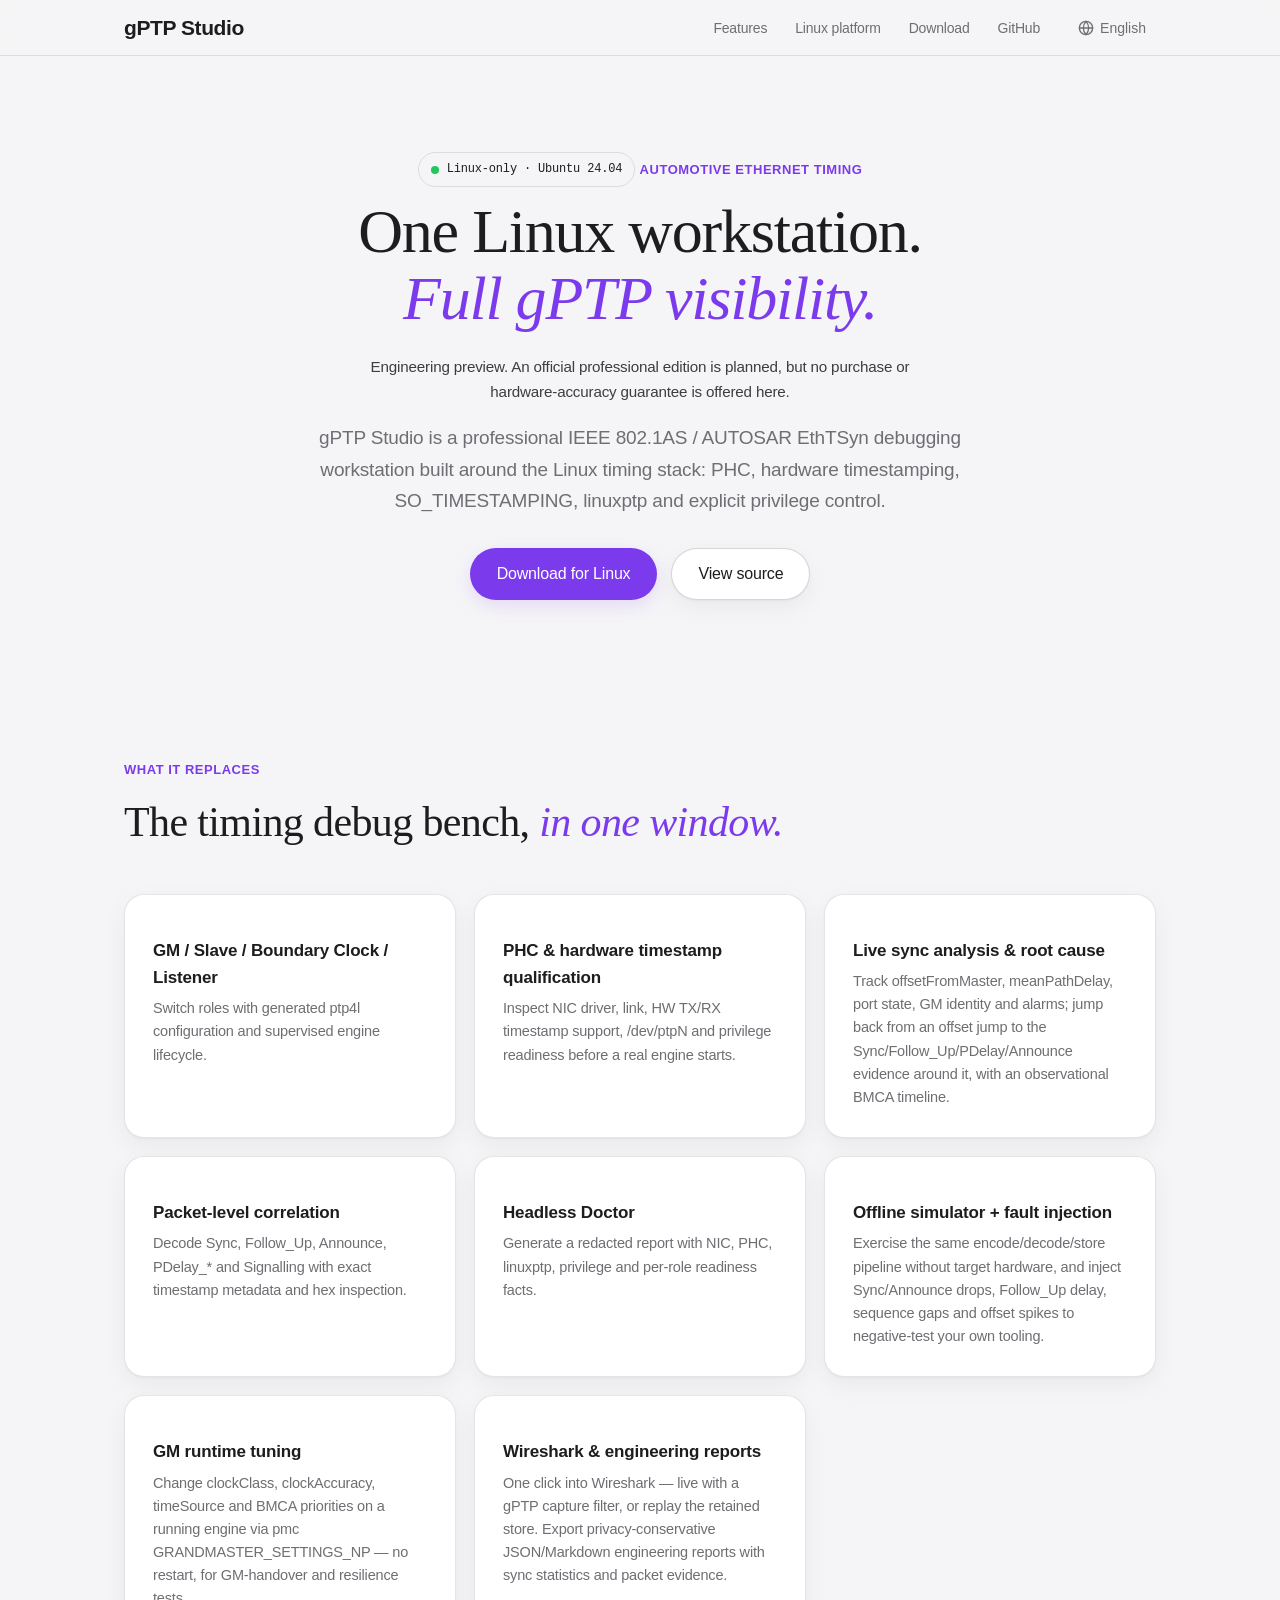
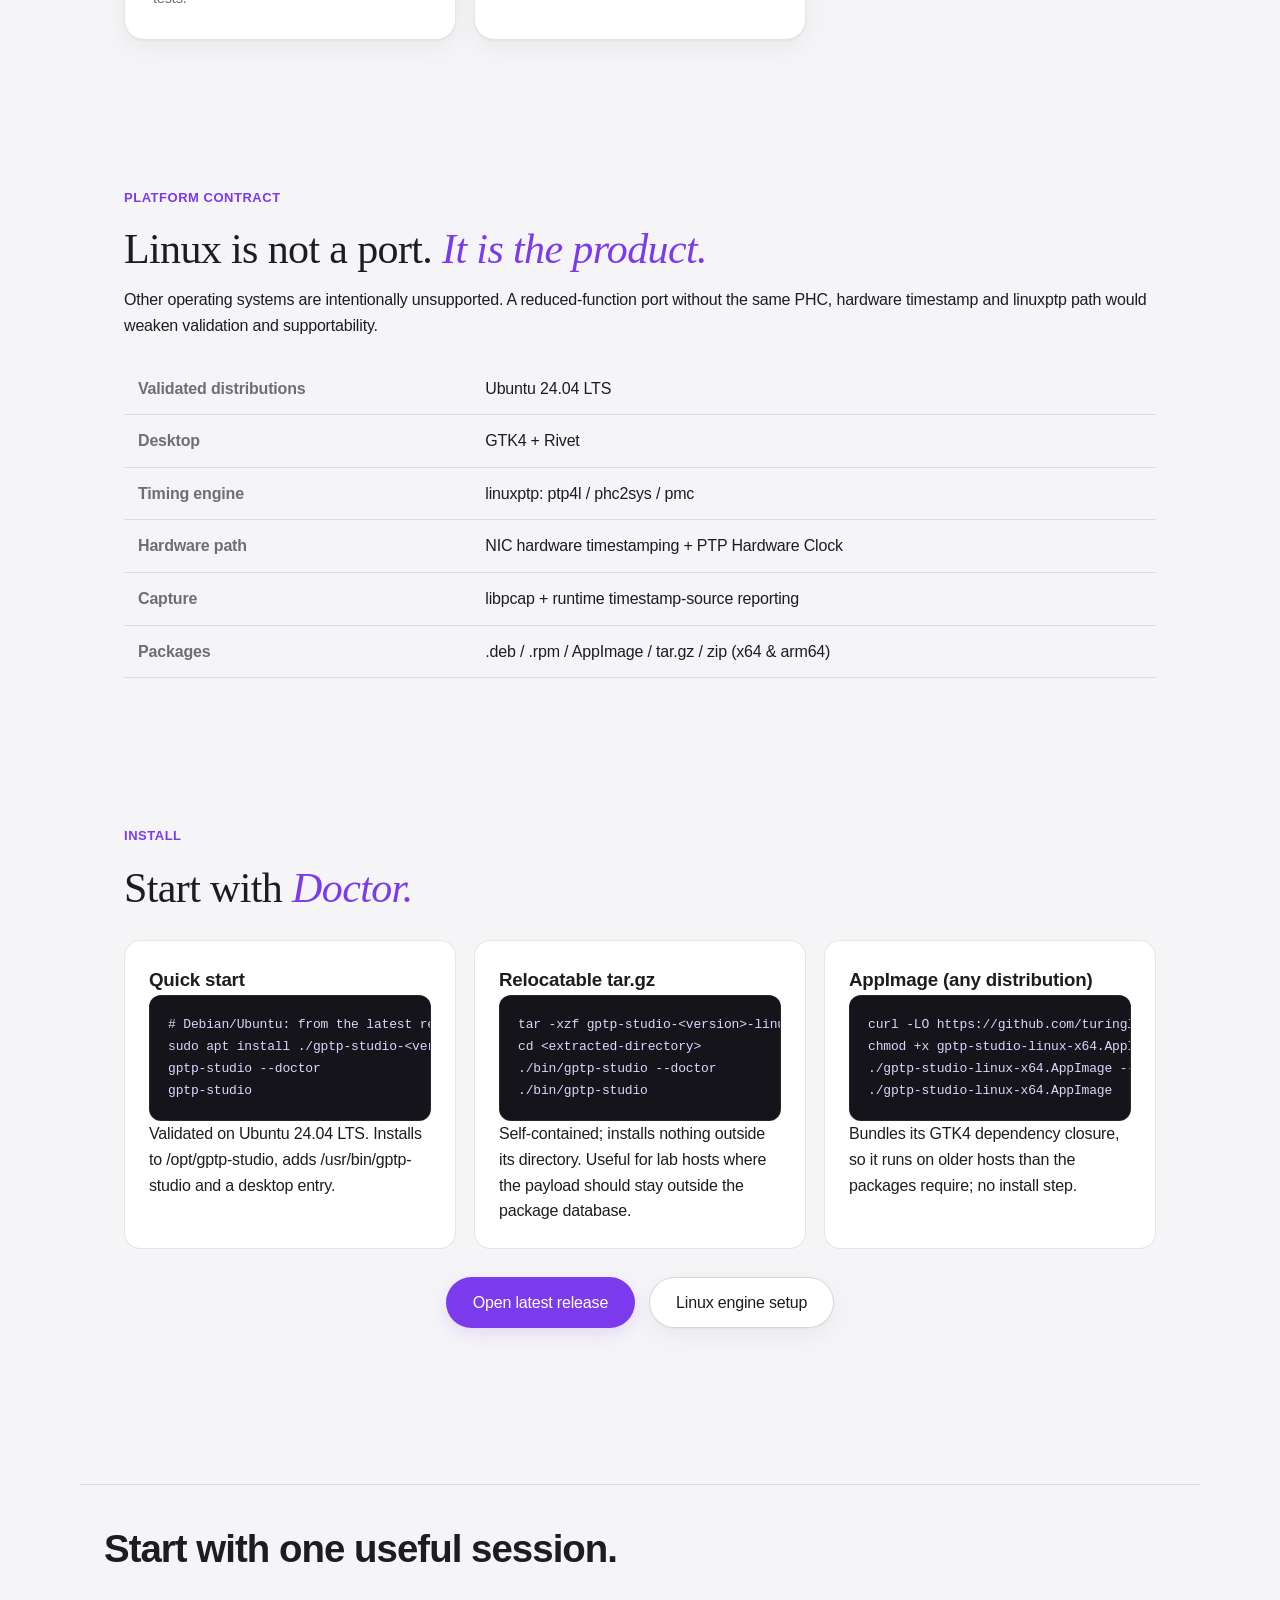
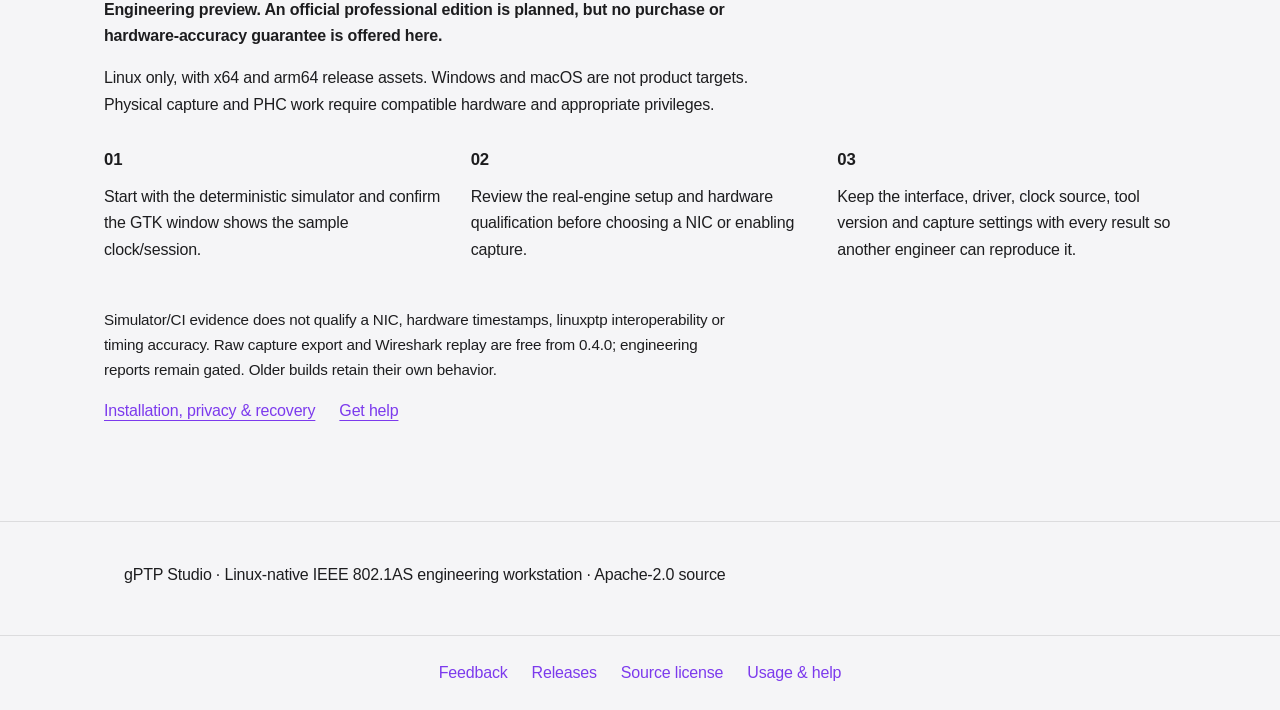
<file: docs/index.html>
<!DOCTYPE html>
<html lang="en">
<head>
  <meta charset="UTF-8">
  <meta name="viewport" content="width=device-width, initial-scale=1.0">
  <title>gPTP Studio — Linux-native IEEE 802.1AS debugging workstation</title>
  <meta name="description" content="Linux-native gPTP / IEEE 802.1AS workstation for Automotive Ethernet: GrandMaster, Slave, Listener, PHC/HW timestamp qualification, live timing analysis and packet decode.">
  <link rel="stylesheet" href="styles.css">
  <style>
    :root { --accent:#7C3AED; --accent-hover:#6D28D9; --accent-soft:rgba(124,58,237,.14); --accent-tint:rgba(124,58,237,.08); }
    .linux-pill { display:inline-flex; gap:8px; align-items:center; padding:7px 12px; border-radius:999px; border:1px solid var(--border); font-family:var(--font-mono); font-size:12px; }
    .linux-dot { width:8px; height:8px; border-radius:50%; background:#22c55e; }
    .hero-copy { max-width:850px; }
    .command { background:#14141a; color:#ddd6fe; padding:18px; border-radius:12px; overflow:auto; font-family:var(--font-mono); font-size:13px; line-height:1.7; border:1px solid rgba(255,255,255,.08); }
    .support-table { width:100%; border-collapse:collapse; margin-top:24px; }
    .support-table th,.support-table td { text-align:left; padding:13px 14px; border-bottom:1px solid var(--border); }
    .support-table th { color:var(--text-2); }
    .download-grid { display:grid; grid-template-columns:repeat(auto-fit,minmax(260px,1fr)); gap:18px; margin-top:28px; }
    .download-card { border:1px solid var(--border); border-radius:16px; padding:24px; background:var(--bg-elevated); }
    .download-card h3 { margin-top:0; }
  </style>
<script>
var _hmt = _hmt || [];
(function() {
  var hm = document.createElement("script");
  hm.src = "https://hm.baidu.com/hm.js?8e2445912635226bcba0c400bfb6079d";
  var s = document.getElementsByTagName("script")[0];
  s.parentNode.insertBefore(hm, s);
})();
</script>
<style>
  #product-support { display:flex; flex-wrap:wrap; justify-content:center; gap:12px 24px; padding:24px; font:inherit; border-top:1px solid var(--border, #a8a29e); }
  #product-support a:focus-visible { outline:2px solid currentColor; outline-offset:4px; }
  html:lang(en) #product-support .support-zh, html:lang(zh) #product-support .support-en { display:none; }
</style>
<style id="product-start-style">
.product-availability{font-size:.95rem;line-height:1.65;max-width:72ch;margin:18px 0;opacity:.85} .hero .product-availability{margin-left:auto;margin-right:auto}
.product-start{max-width:1120px;margin:64px auto;padding:32px 24px;border-top:1px solid var(--border,#aaa);font:inherit;line-height:1.65}
.product-start h2{font-size:clamp(1.7rem,3vw,2.4rem);letter-spacing:-.025em;margin:0 0 16px}.product-start h3{font-size:1.05rem;margin:0 0 10px}.product-start p{margin:0 0 16px;max-width:74ch}.product-start-grid{display:grid;grid-template-columns:repeat(3,minmax(0,1fr));gap:28px;margin:28px 0}.product-start a{text-decoration:underline;text-underline-offset:4px;overflow-wrap:anywhere}.product-start a:focus-visible{outline:2px solid currentColor;outline-offset:5px}.product-start .start-links{display:flex;gap:16px 24px;flex-wrap:wrap}.product-start .start-status{font-weight:600}.product-start .start-limits{font-size:.95em}
html:lang(en) .reader-zh,html:lang(zh) .reader-en{display:none!important}@media(max-width:700px){.product-start{margin:40px auto;padding:24px 20px}.product-start-grid{grid-template-columns:1fr;gap:18px}}
</style>
<style>.lang-menu li.lang-choice{padding:0}.lang-menu .lang-choice button{display:block;width:100%;padding:8px 12px;border:0;background:transparent;color:inherit;font:inherit;text-align:left;cursor:pointer}.lang-menu .lang-choice button:focus-visible{outline:2px solid currentColor;outline-offset:-2px;border-radius:4px}</style>
</head>
<body>
  <nav class="nav-container">
    <div class="nav-wrapper">
      <div class="nav-brand">gPTP Studio</div>
      <ul class="nav-menu">
        <li><a href="#features" data-en="Features" data-zh="功能">Features</a></li>
        <li><a href="#platform" data-en="Linux platform" data-zh="Linux 平台">Linux platform</a></li>
        <li><a href="#download" data-en="Download" data-zh="下载">Download</a></li>
        <li><a href="https://github.com/turinglambdaai/gptp-studio">GitHub</a></li>
        <li class="lang-dropdown-wrapper">
                    <button class="lang-btn" type="button" onclick="void 0" aria-label="Switch language">
                        <svg width="16" height="16" viewBox="0 0 24 24" fill="none" stroke="currentColor" stroke-width="2" stroke-linecap="round" stroke-linejoin="round"><circle cx="12" cy="12" r="10"></circle><line x1="2" y1="12" x2="22" y2="12"></line><path d="M12 2a15.3 15.3 0 0 1 4 10 15.3 15.3 0 0 1-4 10 15.3 15.3 0 0 1-4-10 15.3 15.3 0 0 1 4-10z"></path></svg>
                        <span id="current-lang-label" data-en="English" data-zh="简体中文">English</span>
                    </button>
                    <ul class="lang-menu">
                        <li class="lang-choice"><button type="button" onclick="setLanguage('en')">English</button></li>
                        <li class="lang-choice"><button type="button" onclick="setLanguage('zh')">简体中文</button></li>
                    </ul>
                </li>
      </ul>
    </div>
  </nav>

  <section class="hero" id="overview">
    <div class="container hero-copy">
      <div class="linux-pill"><span class="linux-dot"></span><span data-en="Linux-only · Ubuntu 24.04" data-zh="仅支持 Linux · Ubuntu 24.04">Linux-only · Ubuntu 24.04</span></div>
      <span class="eyebrow" data-en="Automotive Ethernet timing" data-zh="Automotive Ethernet 时间同步">Automotive Ethernet timing</span>
      <h1><span data-en="One Linux workstation." data-zh="一台 Linux 工作站，">One Linux workstation.</span> <span class="accent" data-en="Full gPTP visibility." data-zh="看清整个 gPTP。">Full gPTP visibility.</span></h1>
<p class="reader-en product-availability" lang="en">Engineering preview. An official professional edition is planned, but no purchase or hardware-accuracy guarantee is offered here.</p><p class="reader-zh product-availability" lang="zh">工程预览。规划有官方专业版，此处尚不提供购买或硬件精度保证。</p>
      <p class="lead" data-en="gPTP Studio is a professional IEEE 802.1AS / AUTOSAR EthTSyn debugging workstation built around the Linux timing stack: PHC, hardware timestamping, SO_TIMESTAMPING, linuxptp and explicit privilege control." data-zh="gPTP Studio 是围绕 Linux 时间栈构建的专业 IEEE 802.1AS / AUTOSAR EthTSyn 调试工作站：PHC、硬件时间戳、SO_TIMESTAMPING、linuxptp 与明确可控的权限路径。">gPTP Studio is a professional IEEE 802.1AS / AUTOSAR EthTSyn debugging workstation built around the Linux timing stack.</p>
      <div class="hero-buttons">
        <a href="#download" class="btn btn-primary" data-en="Download for Linux" data-zh="下载 Linux 版本">Download for Linux</a>
        <a href="https://github.com/turinglambdaai/gptp-studio" class="btn btn-secondary" data-en="View source" data-zh="查看源码">View source</a>
      </div>
    </div>
  </section>

  <section id="features">
    <div class="container">
      <span class="eyebrow" data-en="What it replaces" data-zh="替代零散工具链">What it replaces</span>
      <h2 class="section-title"><span data-en="The timing debug bench," data-zh="把时间同步调试台，">The timing debug bench,</span> <span class="accent" data-en="in one window." data-zh="收进一个窗口。">in one window.</span></h2>
      <div class="bento-grid">
        <div class="bento-card"><h3 data-en="GM / Slave / Boundary Clock / Listener" data-zh="GM / 从钟 / 边界时钟 / Listener">GM / Slave / Boundary Clock / Listener</h3><p data-en="Switch roles with generated ptp4l configuration and supervised engine lifecycle." data-zh="生成 ptp4l 配置并统一监督真实引擎生命周期。">Switch roles with generated ptp4l configuration and supervised engine lifecycle.</p></div>
        <div class="bento-card"><h3 data-en="PHC & hardware timestamp qualification" data-zh="PHC 与硬件时间戳资格检查">PHC & hardware timestamp qualification</h3><p data-en="Inspect NIC driver, link, HW TX/RX timestamp support, /dev/ptpN and privilege readiness before a real engine starts." data-zh="真实引擎启动前检查驱动、链路、TX/RX 硬件时间戳、/dev/ptpN 与权限路径。">Inspect NIC driver, link, HW timestamps, PHC and privileges before a real engine starts.</p></div>
        <div class="bento-card"><h3 data-en="Live sync analysis & root cause" data-zh="实时同步分析与根因">Live sync analysis & root cause</h3><p data-en="Track offsetFromMaster, meanPathDelay, port state, GM identity and alarms; jump back from an offset jump to the Sync/Follow_Up/PDelay/Announce evidence around it, with an observational BMCA timeline." data-zh="实时观察 offsetFromMaster、meanPathDelay、端口状态、GM 与告警；从 offset 跳变回看同时刻报文证据与观测性 BMCA 时间轴。">Track offsetFromMaster, meanPathDelay, port state, GM identity and alarms; correlate jumps with packet evidence.</p></div>
        <div class="bento-card"><h3 data-en="Packet-level correlation" data-zh="报文级关联">Packet-level correlation</h3><p data-en="Decode Sync, Follow_Up, Announce, PDelay_* and Signalling with exact timestamp metadata and hex inspection." data-zh="完整解码 Sync、Follow_Up、Announce、PDelay_*、Signalling，并保留精确时间戳元数据和 hex。">Decode gPTP traffic with exact timestamp metadata and hex inspection.</p></div>
        <div class="bento-card"><h3 data-en="Headless Doctor" data-zh="无头 Doctor">Headless Doctor</h3><p data-en="Generate a redacted report with NIC, PHC, linuxptp, privilege and per-role readiness facts." data-zh="生成默认脱敏的 NIC、PHC、linuxptp、权限与角色资格报告。">Generate a redacted support/readiness report.</p></div>
        <div class="bento-card"><h3 data-en="Offline simulator + fault injection" data-zh="内置模拟器与故障注入">Offline simulator + fault injection</h3><p data-en="Exercise the same encode/decode/store pipeline without target hardware, and inject Sync/Announce drops, Follow_Up delay, sequence gaps and offset spikes to negative-test your own tooling." data-zh="无需目标硬件也走同一条 encode/decode/store 管线；可注入 Sync/Announce 丢弃、Follow_Up 延迟、sequenceId 跳变与 offset 尖峰，对告警、BMCA 判读与报告做负向测试。">Exercise the same data pipeline without hardware, plus injectable faults for negative testing.</p></div>
        <div class="bento-card"><h3 data-en="GM runtime tuning" data-zh="GM 运行时调优">GM runtime tuning</h3><p data-en="Change clockClass, clockAccuracy, timeSource and BMCA priorities on a running engine via pmc GRANDMASTER_SETTINGS_NP — no restart, for GM-handover and resilience tests." data-zh="经 pmc GRANDMASTER_SETTINGS_NP 在线修改 clockClass、clockAccuracy、timeSource 与 BMCA 优先级，无需重启引擎，服务 GM 接管与鲁棒性测试。">Change clock quality and BMCA priorities live via pmc — no engine restart.</p></div>
        <div class="bento-card"><h3 data-en="Wireshark & engineering reports" data-zh="Wireshark 联动与工程报告">Wireshark & engineering reports</h3><p data-en="One click into Wireshark — live with a gPTP capture filter, or replay the retained store. Export privacy-conservative JSON/Markdown engineering reports with sync statistics and packet evidence." data-zh="一键联动 Wireshark：实时（gPTP 捕获过滤器）或回放保留报文；导出脱敏的 JSON/Markdown 工程报告，含同步统计与报文证据。">One click into Wireshark (live or replay) plus redacted JSON/Markdown engineering reports.</p></div>
      </div>
    </div>
  </section>

  <section id="platform">
    <div class="container">
      <span class="eyebrow" data-en="Platform contract" data-zh="平台契约">Platform contract</span>
      <h2 class="section-title"><span data-en="Linux is not a port." data-zh="Linux 不是其中一个移植平台，">Linux is not a port.</span> <span class="accent" data-en="It is the product." data-zh="Linux 就是产品本体。">It is the product.</span></h2>
      <p class="lead" data-en="Other operating systems are intentionally unsupported. A reduced-function port without the same PHC, hardware timestamp and linuxptp path would weaken validation and supportability." data-zh="其他操作系统明确不在产品支持范围内。没有同等 PHC、硬件时间戳和 linuxptp 路径的缩水移植，只会降低验证可信度与售后可支持性。">Other operating systems are intentionally unsupported.</p>
      <table class="support-table">
        <tr><th data-en="Validated distributions" data-zh="验证发行版">Validated distributions</th><td>Ubuntu 24.04 LTS</td></tr>
        <tr><th data-en="Desktop" data-zh="桌面 UI">Desktop</th><td>GTK4 + Rivet</td></tr>
        <tr><th data-en="Timing engine" data-zh="时间引擎">Timing engine</th><td>linuxptp: ptp4l / phc2sys / pmc</td></tr>
        <tr><th data-en="Hardware path" data-zh="硬件时间路径">Hardware path</th><td>NIC hardware timestamping + PTP Hardware Clock</td></tr>
        <tr><th data-en="Capture" data-zh="抓包">Capture</th><td>libpcap + runtime timestamp-source reporting</td></tr>
        <tr><th data-en="Packages" data-zh="官方包">Packages</th><td>.deb / .rpm / AppImage / tar.gz / zip (x64 &amp; arm64)</td></tr>
      </table>
    </div>
  </section>

  <section id="download">
    <div class="container">
      <span class="eyebrow" data-en="Install" data-zh="安装">Install</span>
      <h2 class="section-title"><span data-en="Start with" data-zh="第一步先运行">Start with</span> <span class="accent">Doctor.</span></h2>
      <div class="download-grid">
        <div class="download-card"><h3 data-en="Quick start" data-zh="快速开始">Quick start</h3><pre class="command"># Debian/Ubuntu: from the latest release
sudo apt install ./gptp-studio-&lt;version&gt;-linux-amd64.deb
gptp-studio --doctor
gptp-studio</pre><p data-en="Validated on Ubuntu 24.04 LTS. Installs to /opt/gptp-studio, adds /usr/bin/gptp-studio and a desktop entry." data-zh="在 Ubuntu 24.04 LTS 上验证。安装到 /opt/gptp-studio，提供 /usr/bin/gptp-studio 命令与桌面入口。">Validated on Ubuntu 24.04 LTS.</p></div>
        <div class="download-card"><h3 data-en="Relocatable tar.gz" data-zh="Relocatable tar.gz">Relocatable tar.gz</h3><pre class="command">tar -xzf gptp-studio-&lt;version&gt;-linux-x64.tar.gz
cd &lt;extracted-directory&gt;
./bin/gptp-studio --doctor
./bin/gptp-studio</pre><p data-en="Self-contained; installs nothing outside its directory. Useful for lab hosts where the payload should stay outside the package database." data-zh="自包含，不在目录外安装任何内容。适合希望应用 payload 与系统包数据库解耦的实验室主机。">Self-contained; installs nothing outside its directory.</p></div>
        <div class="download-card"><h3 data-en="AppImage (any distribution)" data-zh="AppImage（任意发行版）">AppImage</h3><pre class="command">curl -LO https://github.com/turinglambdaai/gptp-studio/releases/latest/download/gptp-studio-linux-x64.AppImage
chmod +x gptp-studio-linux-x64.AppImage
./gptp-studio-linux-x64.AppImage --doctor
./gptp-studio-linux-x64.AppImage</pre><p data-en="Bundles its GTK4 dependency closure, so it runs on older hosts than the packages require; no install step." data-zh="自带 GTK4 依赖闭包，比包管理器版本能跑在更老的宿主上；无需安装。">Bundles its GTK4 dependency closure; no install step.</p></div>
      </div>
      <div class="hero-buttons" style="margin-top:28px">
        <a href="https://github.com/turinglambdaai/gptp-studio/releases/latest" class="btn btn-primary" data-en="Open latest release" data-zh="打开最新 Release">Open latest release</a>
        <a href="https://github.com/turinglambdaai/gptp-studio/blob/main/docs/linux-real-engine-setup.md" class="btn btn-secondary" data-en="Linux engine setup" data-zh="Linux 真机配置">Linux engine setup</a>
      </div>
    </div>
  </section>

  <section id="start-here" class="product-start" aria-label="Get started / 开始使用">
<h2 class="reader-en " lang="en">Start with one useful session.</h2><h2 class="reader-zh " lang="zh">从一次有效使用开始。</h2><p class="reader-en start-status" lang="en">Engineering preview. An official professional edition is planned, but no purchase or hardware-accuracy guarantee is offered here.</p><p class="reader-zh start-status" lang="zh">工程预览。规划有官方专业版，此处尚不提供购买或硬件精度保证。</p><p class="reader-en " lang="en">Linux only, with x64 and arm64 release assets. Windows and macOS are not product targets. Physical capture and PHC work require compatible hardware and appropriate privileges.</p><p class="reader-zh " lang="zh">仅支持 Linux，提供 x64 和 arm64 发布附件。Windows 和 macOS 不属于产品目标。真实抓包与 PHC 操作需要兼容硬件和适当权限。</p><div class="product-start-grid"><article><h3 class="reader-en " lang="en">01</h3><h3 class="reader-zh " lang="zh">01</h3><p class="reader-en " lang="en">Start with the deterministic simulator and confirm the GTK window shows the sample clock/session.</p><p class="reader-zh " lang="zh">先使用确定性模拟器，确认 GTK 窗口显示示例时钟和会话。</p></article><article><h3 class="reader-en " lang="en">02</h3><h3 class="reader-zh " lang="zh">02</h3><p class="reader-en " lang="en">Review the real-engine setup and hardware qualification before choosing a NIC or enabling capture.</p><p class="reader-zh " lang="zh">选择网卡或开启抓包前，阅读真实引擎配置与硬件资格说明。</p></article><article><h3 class="reader-en " lang="en">03</h3><h3 class="reader-zh " lang="zh">03</h3><p class="reader-en " lang="en">Keep the interface, driver, clock source, tool version and capture settings with every result so another engineer can reproduce it.</p><p class="reader-zh " lang="zh">随结果保存接口、驱动、时钟源、工具版本和抓包设置，便于其他工程师复现。</p></article></div><p class="reader-en start-limits" lang="en">Simulator/CI evidence does not qualify a NIC, hardware timestamps, linuxptp interoperability or timing accuracy. Raw capture export and Wireshark replay are free from 0.4.0; engineering reports remain gated. Older builds retain their own behavior.</p><p class="reader-zh start-limits" lang="zh">模拟器与 CI 证据不能证明网卡、硬件时间戳、linuxptp 互操作或定时精度已合格。0.4.0 起原始抓包导出和 Wireshark 回放已免费，工程报告仍有门禁；旧构建保留各自行为。</p><div class="start-links"><a class="reader-en" lang="en" href="https://github.com/turinglambdaai/gptp-studio/blob/main/docs/USER-GUIDE.md">Installation, privacy &amp; recovery</a><a class="reader-zh" lang="zh" href="https://github.com/turinglambdaai/gptp-studio/blob/main/docs/USER-GUIDE.zh-CN.md">安装、隐私与恢复</a><a href="https://github.com/turinglambdaai/gptp-studio/issues"><span class="reader-en " lang="en">Get help</span><span class="reader-zh " lang="zh">反馈与帮助</span></a></div>
</section>
<footer><div class="container"><p data-en="gPTP Studio · Linux-native IEEE 802.1AS engineering workstation · Apache-2.0 source" data-zh="gPTP Studio · Linux 原生 IEEE 802.1AS 工程工作站 · Apache-2.0 源码">gPTP Studio · Linux-native IEEE 802.1AS engineering workstation · Apache-2.0 source</p></div></footer>
<nav id="product-support" aria-label="Support / 支持"><a href="https://github.com/turinglambdaai/gptp-studio/issues"><span class="support-zh">反馈</span><span class="support-en" lang="en">Feedback</span></a> <a href="https://github.com/turinglambdaai/gptp-studio/releases"><span class="support-zh">发布与更新</span><span class="support-en" lang="en">Releases</span></a> <a href="https://github.com/turinglambdaai/gptp-studio/blob/main/LICENSE"><span class="support-zh">源码许可</span><span class="support-en" lang="en">Source license</span></a> <a class="support-zh" href="https://github.com/turinglambdaai/gptp-studio/blob/main/docs/USER-GUIDE.zh-CN.md">使用与帮助</a> <a class="support-en" lang="en" href="https://github.com/turinglambdaai/gptp-studio/blob/main/docs/USER-GUIDE.md">Usage & help</a></nav>

  <script>
    // Unified language policy: explicit choice wins; otherwise follow system/browser locale.
    var LANGUAGE_OVERRIDE_KEY = 'gptp-studio-lang-override-v2';
    var LANGUAGE_LEGACY_KEYS = ['site-lang'];
    var pageMetadata = {
      en: { title:'gPTP Studio — Linux-native IEEE 802.1AS debugging workstation', description:'Linux-native gPTP / IEEE 802.1AS workstation for Automotive Ethernet with PHC and hardware timestamp qualification.' },
      zh: { title:'gPTP Studio — Linux 原生 gPTP / IEEE 802.1AS 调试工作站', description:'面向 Automotive Ethernet 的 Linux 原生 gPTP / IEEE 802.1AS 工作站，支持 PHC、硬件时间戳资格检查与 linuxptp。' }
    };
    function readLanguageOverride(){
      try {
        var v=localStorage.getItem(LANGUAGE_OVERRIDE_KEY);
        if(v!=='zh'&&v!=='en'){
          for(var i=0;i<LANGUAGE_LEGACY_KEYS.length;i++){
            var legacy=localStorage.getItem(LANGUAGE_LEGACY_KEYS[i]);
            if(legacy==='zh'||legacy==='en'){ v=legacy; try{localStorage.setItem(LANGUAGE_OVERRIDE_KEY,v);}catch(e){} break; }
          }
        }
        return v==='zh'||v==='en'?v:null;
      } catch(e){ return null; }
    }
    function detectBrowserLanguage(){ var locale=(navigator.languages&&navigator.languages[0])||navigator.language||''; return String(locale).toLowerCase().indexOf('zh')===0?'zh':'en'; }
    function applyLanguage(lang,persist){
      if(persist){ try { localStorage.setItem(LANGUAGE_OVERRIDE_KEY,lang); } catch(e){} }
      document.querySelectorAll('[data-en]').forEach(function(el){ var text=el.getAttribute('data-'+lang); if(text!==null) el.textContent=text; });
      document.documentElement.lang=lang==='zh'?'zh-CN':'en';
      document.documentElement.setAttribute('data-language',lang);
      var label=document.getElementById('current-lang-label');
      if(label) label.textContent=lang==='zh'?'简体中文':'English';
      var metadata=pageMetadata[lang];
      if(metadata){ document.title=metadata.title; var d=document.querySelector('meta[name="description"]'); if(d)d.setAttribute('content',metadata.description); }
    }
    function setLanguage(lang){ if(lang==='zh'||lang==='en') applyLanguage(lang,true); }
    applyLanguage(readLanguageOverride()||detectBrowserLanguage(),false);
    LANGUAGE_LEGACY_KEYS.forEach(function(k){ try{ localStorage.removeItem(k); }catch(e){} });
    window.addEventListener('languagechange',function(){ if(!readLanguageOverride()) applyLanguage(detectBrowserLanguage(),false); });
  </script>
</body>
</html>
</file>
<file: docs/styles.css>
/*
 * Shared product-site stylesheet — turinglambdaai family design system.
 * Same token skeleton as taskly.jrtx.site; each site overrides the accent
 * variables in a small inline <style> block in its <head>.
 */

:root {
    --bg: #F5F5F7;
    --bg-card: #FFFFFF;
    --bg-elevated: #FFFFFF;
    --text: #1D1D1F;
    --text-2: #6E6E73;
    --text-3: #8E8E93;
    --accent: #007AFF;
    --accent-hover: #0066D6;
    --accent-soft: rgba(0, 122, 255, 0.14);
    --accent-tint: rgba(0, 122, 255, 0.08);
    --border: rgba(0, 0, 0, 0.10);
    --border-strong: rgba(0, 0, 0, 0.16);

    --font-sans: -apple-system, BlinkMacSystemFont, "SF Pro Text", "Segoe UI", Roboto, Helvetica, Arial, sans-serif;
    --font-serif: "Newsreader", Georgia, serif;
    --font-mono: ui-monospace, "SF Mono", "Cascadia Code", Menlo, Consolas, monospace;

    --wrapper-width: 1080px;
    --radius-l: 20px;
    --radius-m: 14px;
    --radius-s: 10px;

    --shadow-card: 0 1px 2px rgba(0, 0, 0, 0.04), 0 8px 24px rgba(0, 0, 0, 0.05);
    --shadow-hover: 0 2px 4px rgba(0, 0, 0, 0.05), 0 14px 40px rgba(0, 0, 0, 0.09);
    --shadow-window: 0 30px 70px rgba(0, 0, 0, 0.13), 0 8px 20px rgba(0, 0, 0, 0.06);

    --ease: cubic-bezier(0.2, 0.8, 0.2, 1);
}

* { box-sizing: border-box; margin: 0; padding: 0; }

html { scroll-behavior: smooth; }

body {
    font-family: var(--font-sans);
    background-color: var(--bg);
    color: var(--text);
    line-height: 1.6;
    letter-spacing: -0.011em;
    -webkit-font-smoothing: antialiased;
    -moz-osx-font-smoothing: grayscale;
}

a { text-decoration: none; color: var(--accent); transition: color 0.2s var(--ease); }
ul { list-style: none; }

::selection { background: var(--accent-soft); color: var(--text); }

/* ---------- Navigation ---------- */
.nav-container {
    position: sticky;
    top: 0;
    width: 100%;
    height: 56px;
    background: rgba(245, 245, 247, 0.78);
    backdrop-filter: saturate(180%) blur(20px);
    -webkit-backdrop-filter: saturate(180%) blur(20px);
    border-bottom: 1px solid var(--border);
    z-index: 9999;
}

.nav-wrapper {
    max-width: var(--wrapper-width);
    margin: 0 auto;
    height: 100%;
    display: flex;
    justify-content: space-between;
    align-items: center;
    padding: 0 24px;
}

.nav-brand {
    display: flex;
    align-items: center;
    gap: 9px;
    font-weight: 600;
    font-size: 21px;
    color: var(--text);
    letter-spacing: -0.02em;
}

.nav-logo { flex-shrink: 0; border-radius: 6px; }

.nav-menu { display: flex; gap: 28px; align-items: center; }

.nav-menu a {
    font-size: 14px;
    color: var(--text-2);
    font-weight: 450;
    transition: color 0.2s;
}
.nav-menu a:hover { color: var(--accent); }

/* Language dropdown */
.lang-dropdown-wrapper { position: relative; }
.lang-btn {
    display: flex;
    align-items: center;
    gap: 6px;
    background: none;
    border: none;
    cursor: pointer;
    font-family: var(--font-sans);
    font-size: 14px;
    color: var(--text-2);
    padding: 6px 10px;
    border-radius: 8px;
    transition: all 0.2s var(--ease);
}
.lang-btn:hover { color: var(--accent); background: var(--accent-tint); }
.lang-menu {
    position: absolute;
    top: calc(100% + 6px);
    right: 0;
    background: var(--bg-card);
    border: 1px solid var(--border);
    border-radius: var(--radius-s);
    box-shadow: var(--shadow-hover);
    padding: 6px;
    min-width: 130px;
    opacity: 0;
    visibility: hidden;
    transform: translateY(-4px);
    transition: all 0.18s var(--ease);
    z-index: 10000;
}
.lang-dropdown-wrapper:hover .lang-menu,
.lang-dropdown-wrapper:focus-within .lang-menu {
    opacity: 1;
    visibility: visible;
    transform: translateY(0);
}
.lang-menu li {
    padding: 7px 12px;
    font-size: 14px;
    color: var(--text);
    border-radius: 6px;
    cursor: pointer;
    transition: background 0.15s;
}
.lang-menu li:hover { background: var(--accent-tint); color: var(--accent); }

/* ---------- Layout ---------- */
.container { max-width: var(--wrapper-width); margin: 0 auto; padding: 0 24px; }
section { padding: 72px 0; }

.eyebrow {
    display: inline-block;
    font-size: 13px;
    font-weight: 550;
    letter-spacing: 0.04em;
    text-transform: uppercase;
    color: var(--accent);
    margin-bottom: 18px;
}

.section-title {
    font-family: var(--font-serif);
    font-size: 42px;
    line-height: 1.12;
    font-weight: 500;
    letter-spacing: -0.015em;
    color: var(--text);
    margin-bottom: 14px;
}
.section-title .accent { color: var(--accent); font-style: italic; }

.section-lead {
    font-size: 18px;
    color: var(--text-2);
    max-width: 640px;
    line-height: 1.65;
}

.text-center { text-align: center; }
.text-center .section-lead { margin: 0 auto; }

/* ---------- Hero ---------- */
.hero { padding: 96px 0 64px; text-align: center; overflow: hidden; }

.hero h1 {
    font-family: var(--font-serif);
    font-size: clamp(38px, 6vw, 62px);
    line-height: 1.08;
    font-weight: 500;
    letter-spacing: -0.02em;
    margin-bottom: 22px;
}
.hero h1 .accent { color: var(--accent); font-style: italic; }
.hero h1 span { display: block; }

.hero .lead {
    font-size: 19px;
    color: var(--text-2);
    max-width: 680px;
    margin: 0 auto 32px;
    line-height: 1.65;
}

.hero-buttons {
    display: flex;
    gap: 14px;
    justify-content: center;
    flex-wrap: wrap;
    margin-bottom: 20px;
}

.btn {
    display: inline-flex;
    align-items: center;
    gap: 8px;
    padding: 12px 26px;
    border-radius: 999px;
    font-size: 16px;
    font-weight: 500;
    transition: all 0.2s var(--ease);
    border: 1px solid transparent;
}
.btn-primary {
    background: var(--accent);
    color: #fff;
    box-shadow: 0 6px 18px var(--accent-soft);
}
.btn-primary:hover {
    background: var(--accent-hover);
    transform: translateY(-1px);
    box-shadow: 0 10px 26px var(--accent-soft);
}
.btn-secondary {
    background: var(--bg-card);
    color: var(--text);
    border: 1px solid var(--border-strong);
    box-shadow: var(--shadow-card);
}
.btn-secondary:hover { color: var(--accent); border-color: var(--accent); }

.hero-visual {
    max-width: 900px;
    margin: 56px auto 0;
    position: relative;
}

/* ---------- Bento feature grid ---------- */
.bento-grid {
    display: grid;
    grid-template-columns: repeat(3, 1fr);
    gap: 18px;
    margin-top: 48px;
}
.bento-card {
    background: var(--bg-card);
    border: 1px solid var(--border);
    border-radius: var(--radius-l);
    padding: 28px;
    transition: all 0.25s var(--ease);
    box-shadow: var(--shadow-card);
}
.bento-card:hover {
    transform: translateY(-3px);
    box-shadow: var(--shadow-hover);
    border-color: var(--accent);
}
.bento-card.span-2 { grid-column: span 2; }
.bento-card h3 {
    font-size: 17px;
    font-weight: 600;
    margin: 14px 0 6px;
    letter-spacing: -0.01em;
}
.bento-card p { font-size: 14.5px; color: var(--text-2); line-height: 1.6; }
.card-icon {
    width: 42px;
    height: 42px;
    border-radius: 11px;
    background: var(--accent-soft);
    color: var(--accent);
    display: flex;
    align-items: center;
    justify-content: center;
}

/* ---------- Code windows (mac-style) ---------- */
.code-window {
    background: #1E1E22;
    border-radius: var(--radius-m);
    box-shadow: var(--shadow-window);
    overflow: hidden;
    text-align: left;
    border: 1px solid rgba(255, 255, 255, 0.07);
}
.window-header {
    display: flex;
    align-items: center;
    padding: 11px 14px;
    background: rgba(255, 255, 255, 0.045);
    border-bottom: 1px solid rgba(255, 255, 255, 0.06);
}
.window-controls { display: flex; gap: 7px; }
.traffic-light { width: 11px; height: 11px; border-radius: 50%; }
.traffic-light.close { background: #FF5F57; }
.traffic-light.minimize { background: #FEBC2E; }
.traffic-light.maximize { background: #28C840; }
.window-title {
    flex: 1;
    text-align: center;
    font-size: 12px;
    color: rgba(255, 255, 255, 0.45);
    font-family: var(--font-mono);
    margin-right: 54px;
}
.code-body {
    padding: 20px 22px;
    font-family: var(--font-mono);
    font-size: 13.5px;
    line-height: 1.75;
    color: rgba(255, 255, 255, 0.86);
    overflow-x: auto;
    white-space: pre;
}
.code-body .prompt { color: var(--accent-bright, #6CB6FF); user-select: none; }
.code-body .cmd { color: #FFFFFF; font-weight: 600; }
.code-body .str { color: #7EE2A8; }
.code-body .flag { color: #FEBC2E; }
.code-body .comment { color: rgba(255, 255, 255, 0.38); }
.code-body .ok { color: #7EE2A8; }
.code-body .kw { color: #C792EA; }
.code-body .dim { color: rgba(255, 255, 255, 0.5); }

/* ---------- Split view (two code panes side by side) ---------- */
.split-view {
    display: grid;
    grid-template-columns: 1fr 1fr;
    gap: 18px;
    margin-top: 48px;
}
.split-pane-label {
    font-size: 13px;
    font-weight: 600;
    color: var(--text-2);
    margin: 26px 0 10px;
    letter-spacing: 0.02em;
    text-transform: uppercase;
}
.split-view .split-pane-label { margin-top: 0; }

/* ---------- Compare table ---------- */
.compare-table-wrap {
    margin-top: 44px;
    overflow-x: auto;
    border-radius: var(--radius-l);
    border: 1px solid var(--border);
    background: var(--bg-card);
    box-shadow: var(--shadow-card);
}
table.compare {
    width: 100%;
    border-collapse: collapse;
    font-size: 14px;
    min-width: 620px;
}
.compare th, .compare td {
    padding: 13px 18px;
    text-align: left;
    border-bottom: 1px solid var(--border);
}
.compare th {
    font-weight: 600;
    background: var(--accent-tint);
    color: var(--text);
    white-space: nowrap;
}
.compare td:first-child { font-weight: 550; color: var(--text-2); white-space: nowrap; }
.compare tr:last-child td { border-bottom: none; }
.compare td { color: var(--text); }
.compare .yes { color: var(--accent); font-weight: 600; }

/* ---------- Download / platform grid ---------- */
.platforms-grid {
    display: grid;
    grid-template-columns: repeat(3, 1fr);
    gap: 18px;
    margin-top: 44px;
}
.platform-card {
    background: var(--bg-card);
    border: 1px solid var(--border);
    border-radius: var(--radius-m);
    padding: 24px;
    text-align: center;
    transition: all 0.2s var(--ease);
    display: block;
    color: var(--text);
    box-shadow: var(--shadow-card);
}
.platform-card:hover {
    transform: translateY(-2px);
    box-shadow: var(--shadow-hover);
    border-color: var(--accent);
    color: var(--text);
}
.platform-icon { font-size: 30px; margin-bottom: 8px; color: var(--text-2); }
.platform-name { font-weight: 600; font-size: 15px; }
.platform-format { font-size: 12.5px; color: var(--text-3); font-family: var(--font-mono); margin-top: 3px; }

.download-cta {
    margin-top: 30px;
    font-size: 14px;
    color: var(--text-2);
}
.version-badge {
    display: inline-flex;
    align-items: center;
    gap: 6px;
    background: var(--bg-card);
    border: 1px solid var(--border);
    padding: 5px 14px;
    border-radius: 999px;
    font-size: 13px;
    color: var(--text-2);
}
.version-badge .ver { color: var(--accent); font-weight: 600; }

/* ---------- Callout ---------- */
.callout {
    margin-top: 36px;
    background: var(--accent-tint);
    border: 1px solid var(--accent-soft);
    border-radius: var(--radius-m);
    padding: 18px 22px;
    font-size: 14.5px;
    color: var(--text-2);
}
.callout strong { color: var(--text); }

/* ---------- Loop diagram (benchpilot) ---------- */
.loop-diagram {
    display: flex;
    align-items: center;
    justify-content: center;
    gap: 10px;
    flex-wrap: wrap;
    margin: 48px 0 8px;
}
.loop-step {
    background: var(--bg-card);
    border: 1px solid var(--border);
    border-radius: 999px;
    padding: 10px 22px;
    font-family: var(--font-mono);
    font-size: 14px;
    font-weight: 600;
    box-shadow: var(--shadow-card);
    color: var(--text);
}
.loop-step.hot {
    border-color: var(--accent);
    color: var(--accent);
    background: var(--accent-tint);
}
.loop-arrow { color: var(--text-3); font-size: 18px; }

/* ---------- Stacked architecture (benchpilot) ---------- */
.arch-stack {
    margin-top: 44px;
    display: flex;
    flex-direction: column;
    align-items: center;
    gap: 10px;
}
.arch-row {
    display: flex;
    gap: 12px;
    justify-content: center;
    flex-wrap: wrap;
}
.arch-node {
    background: var(--bg-card);
    border: 1px solid var(--border);
    border-radius: var(--radius-s);
    padding: 9px 20px;
    font-family: var(--font-mono);
    font-size: 13.5px;
    box-shadow: var(--shadow-card);
    color: var(--text);
}
.arch-node.core {
    border-color: var(--accent);
    background: var(--accent-tint);
    color: var(--accent);
    font-weight: 600;
}
.arch-node.hw { border-style: dashed; color: var(--text-2); }
.arch-connector { color: var(--text-3); font-size: 15px; line-height: 1; }

/* ---------- Mockup: generic app screen ---------- */
.app-window {
    background: var(--bg-elevated);
    border-radius: var(--radius-m);
    box-shadow: var(--shadow-window);
    overflow: hidden;
    text-align: left;
    border: 1px solid var(--border);
}

/* ---------- Footer ---------- */
footer {
    border-top: 1px solid var(--border);
    padding: 40px 0 48px;
    margin-top: 40px;
}
.footer-content {
    max-width: var(--wrapper-width);
    margin: 0 auto;
    padding: 0 24px;
    display: flex;
    justify-content: space-between;
    align-items: center;
    flex-wrap: wrap;
    gap: 16px;
}
.footer-brand {
    display: flex;
    align-items: center;
    gap: 9px;
    font-weight: 600;
    font-size: 16px;
    color: var(--text);
}
.footer-links { display: flex; gap: 22px; }
.footer-links a { font-size: 13.5px; color: var(--text-2); }
.footer-links a:hover { color: var(--accent); }
.footer-note { font-size: 13px; color: var(--text-3); }

/* ---------- Scroll animation ----------
   Hidden-until-revealed only when JS is active (html.js-anim), so content
   stays visible without JavaScript and for crawlers. */
html.js-anim .animate-on-scroll {
    opacity: 0;
    transform: translateY(22px);
    transition: opacity 0.7s var(--ease), transform 0.7s var(--ease);
}
html.js-anim .animate-on-scroll.is-visible { opacity: 1; transform: translateY(0); }

/* ---------- Responsive ---------- */
@media (max-width: 900px) {
    .bento-grid { grid-template-columns: 1fr 1fr; }
    .platforms-grid { grid-template-columns: 1fr; }
    .split-view { grid-template-columns: 1fr; }
    section { padding: 56px 0; }
    .hero { padding: 72px 0 48px; }
}

@media (max-width: 600px) {
    .bento-grid { grid-template-columns: 1fr; }
    .bento-card.span-2 { grid-column: span 1; }
    .section-title { font-size: 32px; }
    .nav-menu { gap: 16px; }
    .nav-menu a.optional { display: none; }
}
</file>
